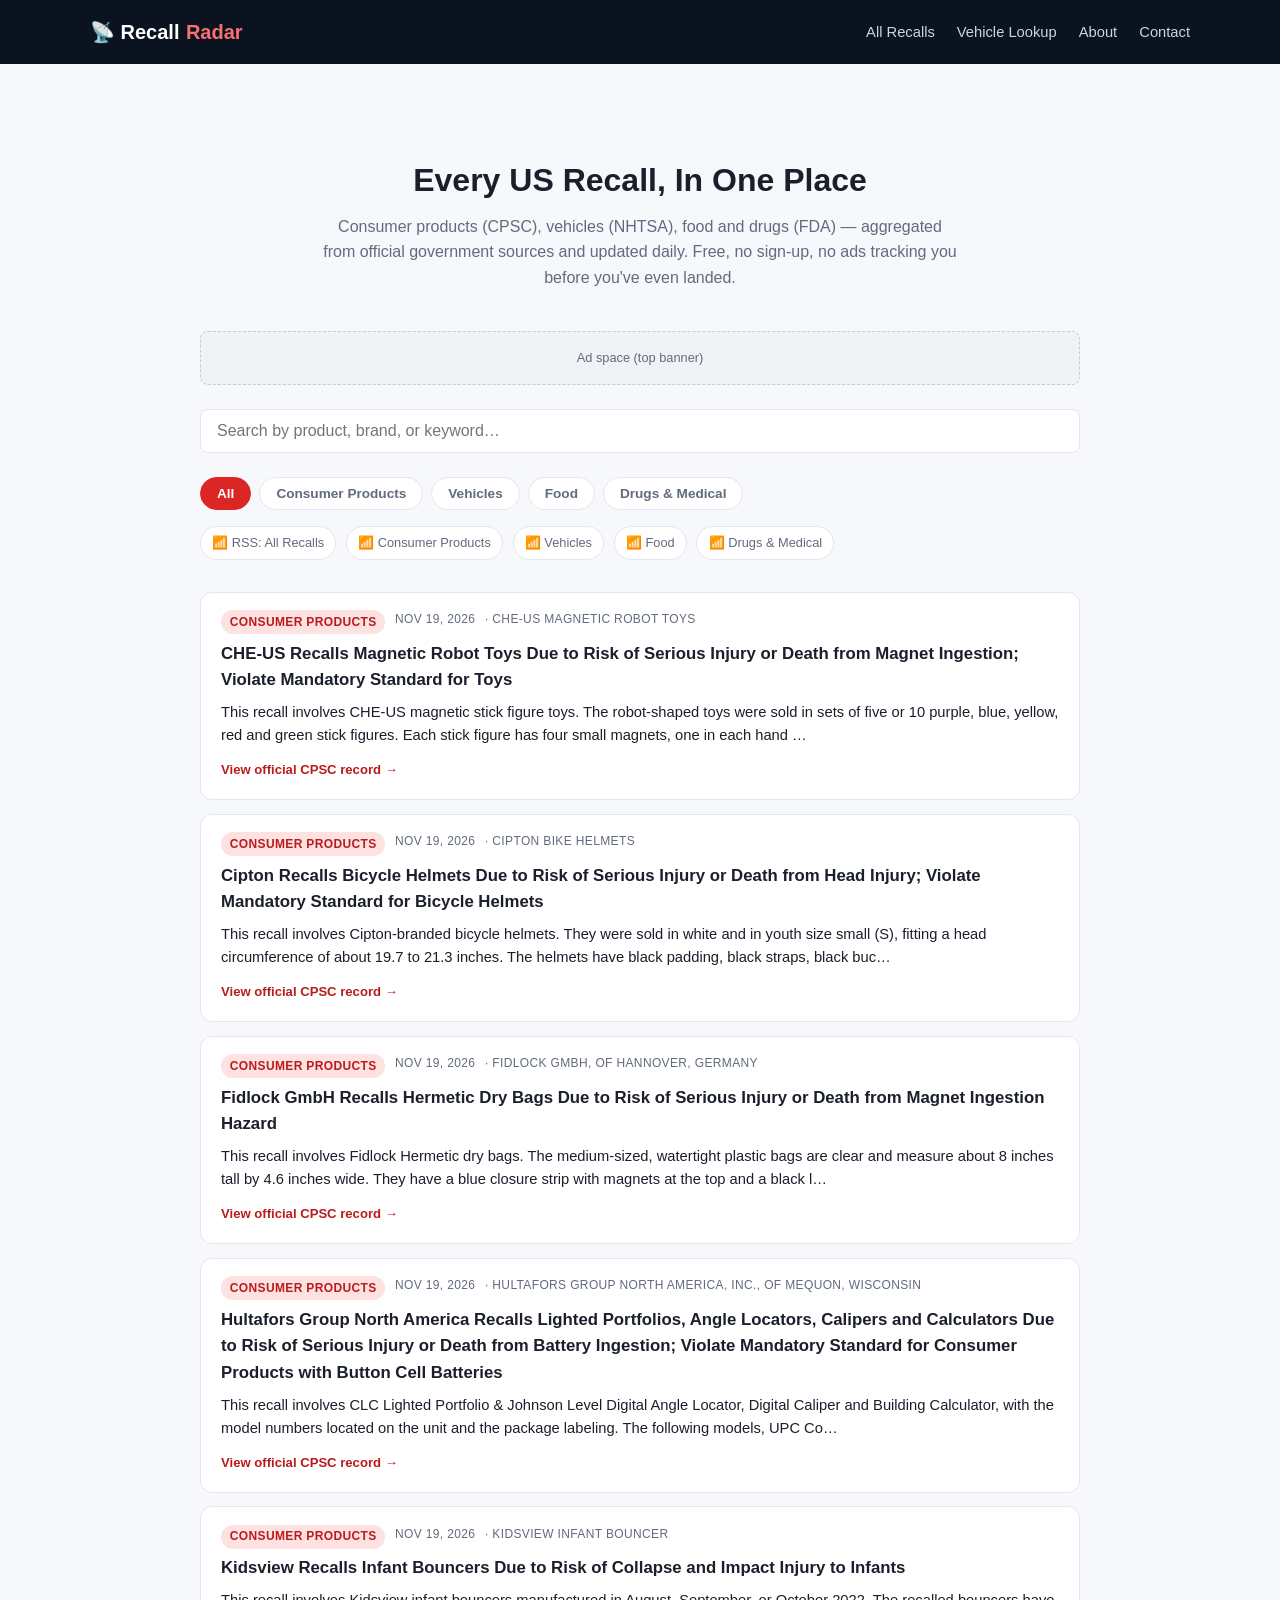
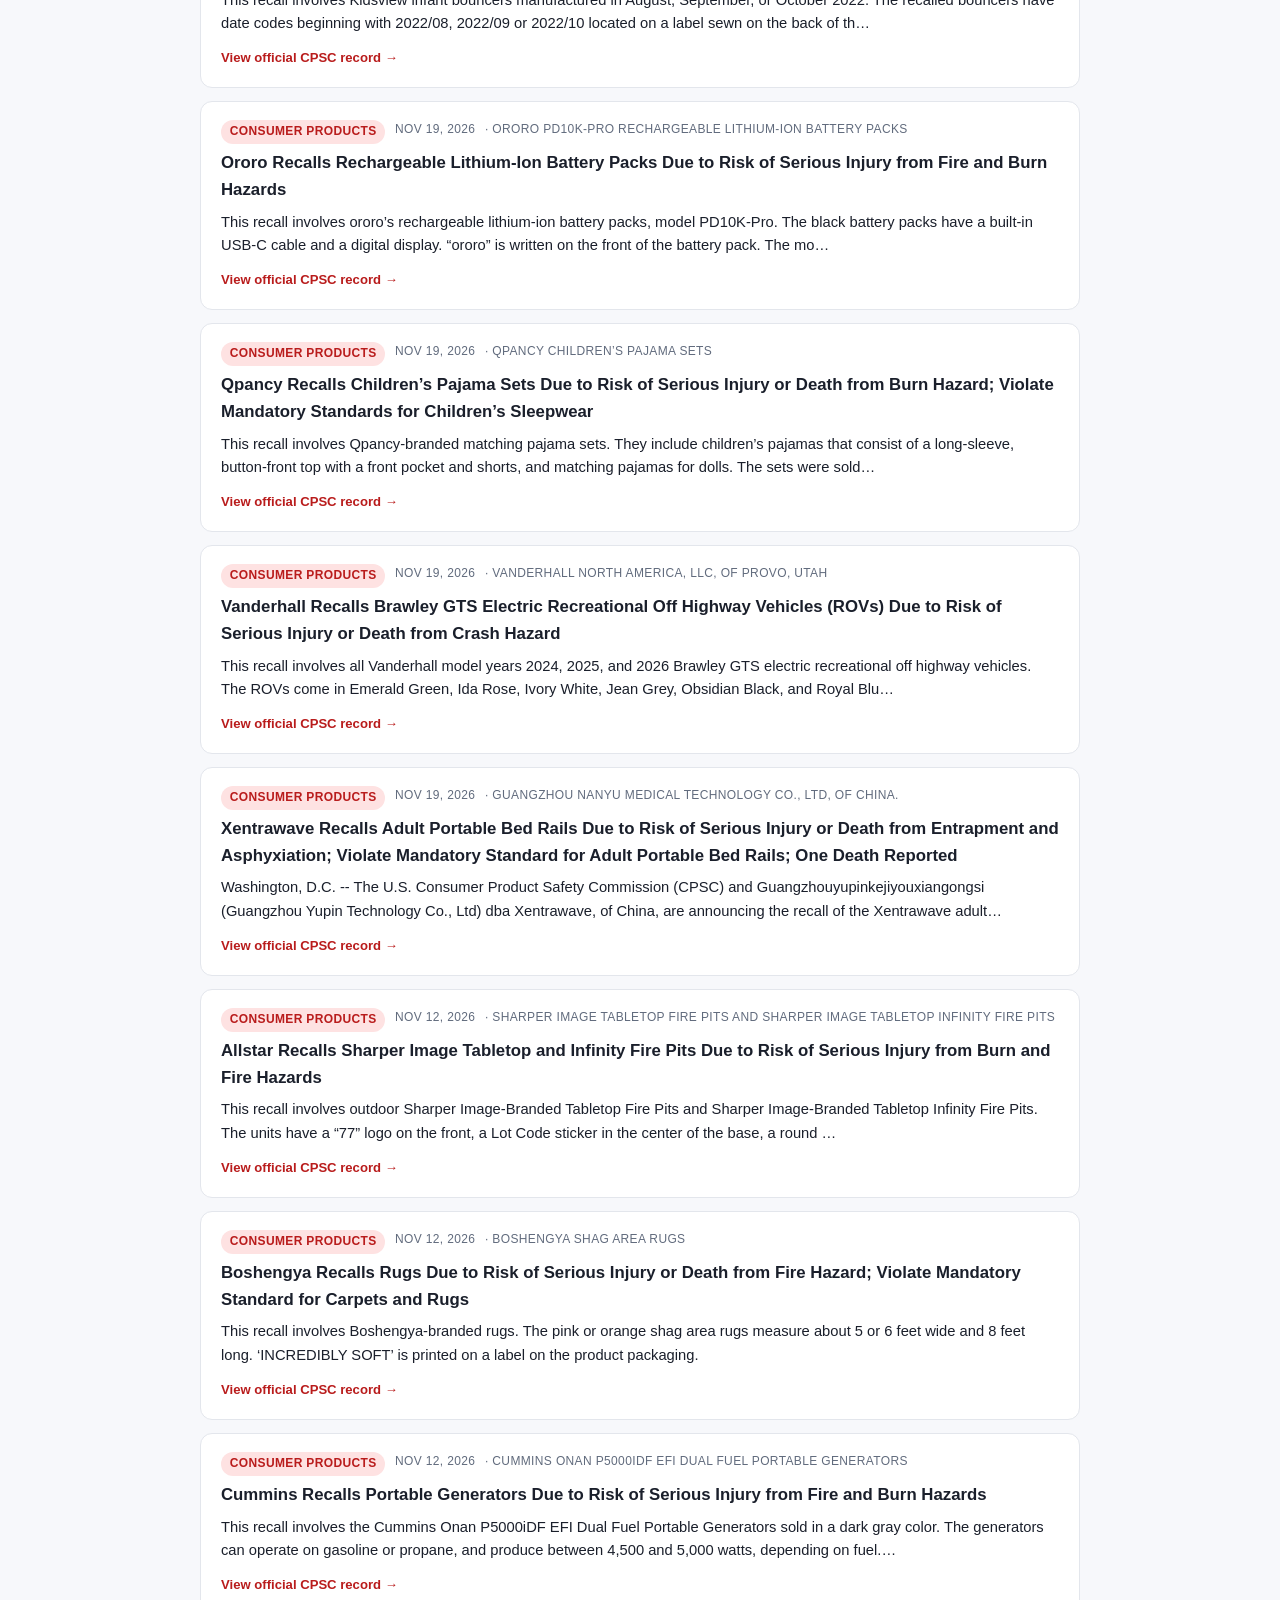
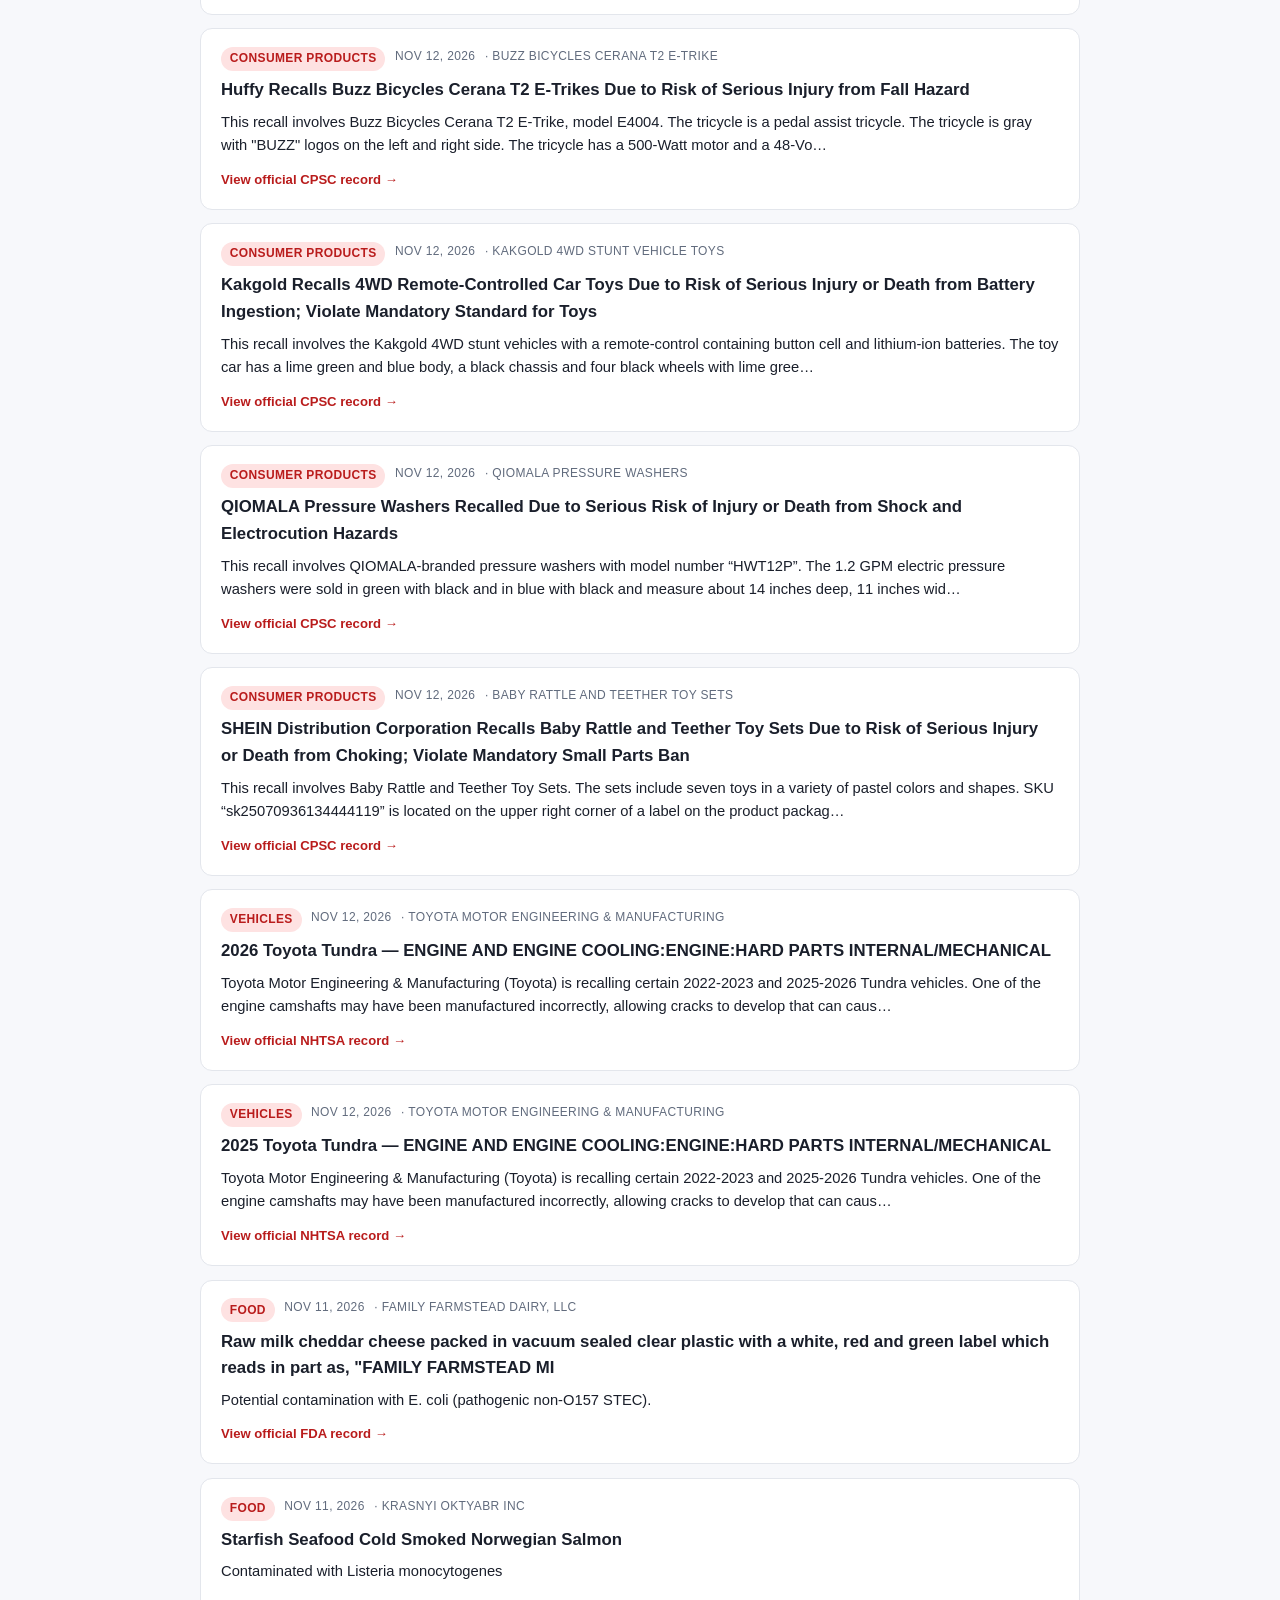
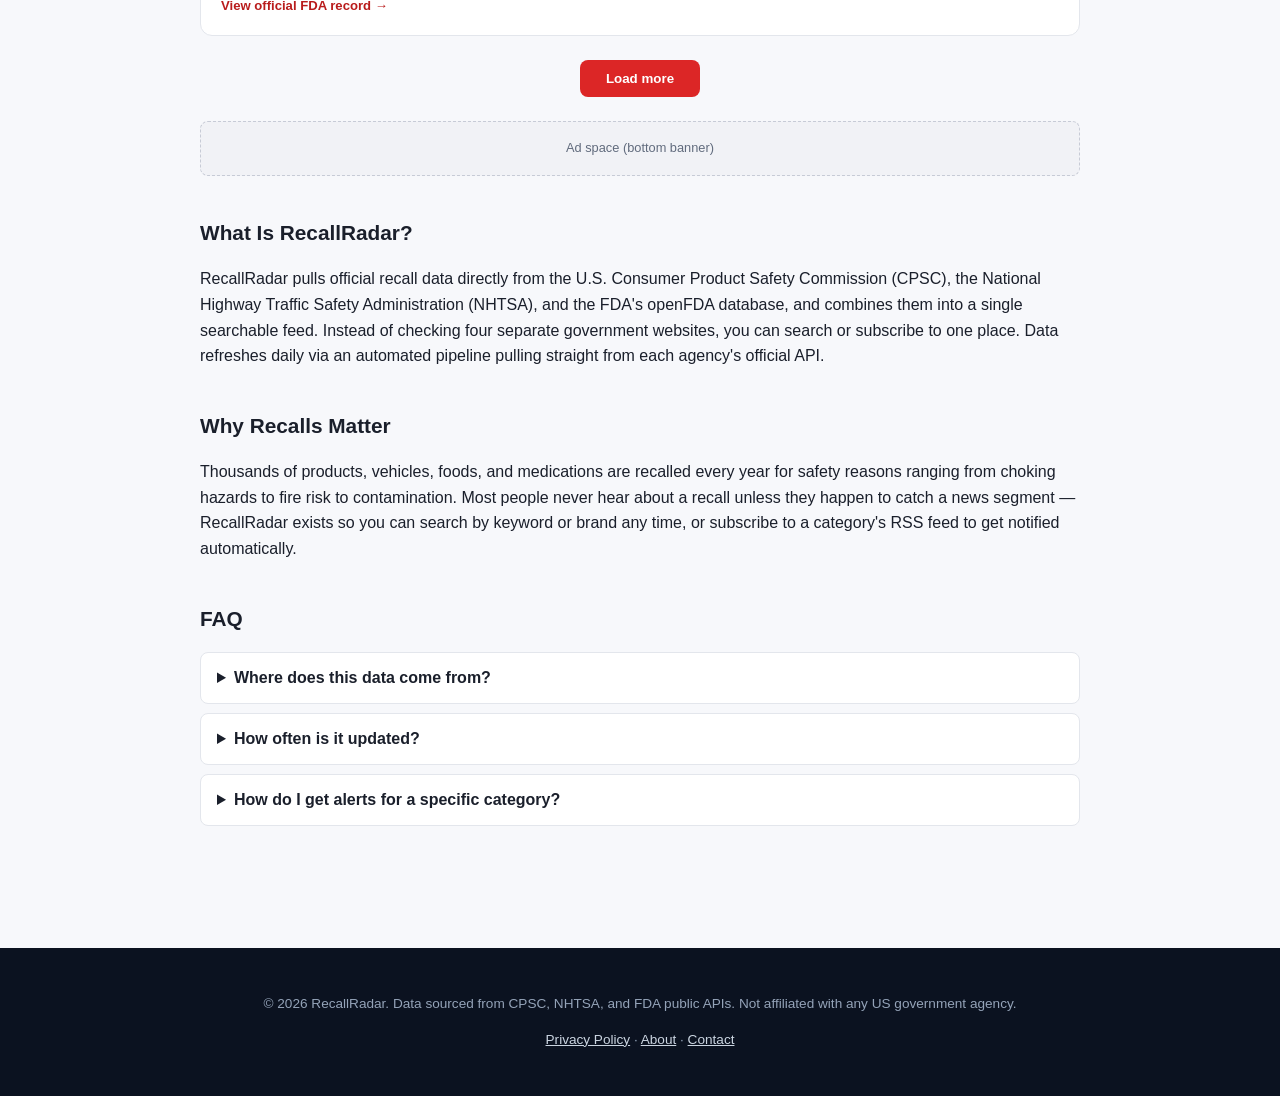
<file: index.html>
<!DOCTYPE html>
<html lang="en">
<head>
<meta charset="UTF-8">
<meta name="viewport" content="width=device-width, initial-scale=1.0">
<title>RecallRadar — All US Product, Vehicle, Food & Drug Recalls in One Place</title>
<meta name="description" content="Search every US government recall — consumer products (CPSC), vehicles (NHTSA), food and drugs (FDA) — in one free, updated-daily feed. No sign-up required.">
<link rel="canonical" href="https://getalysis.github.io/RecallRadar/">
<link rel="stylesheet" href="style.css">
<!-- ADSENSE_HEAD_SLOT -->
</head>
<body>
<header>
  <div class="nav-wrap">
    <a class="logo" href="/RecallRadar/">📡 Recall<span>Radar</span></a>
    <nav>
      <a href="/RecallRadar/">All Recalls</a>
      <a href="/RecallRadar/tools/vehicle-recall-lookup.html">Vehicle Lookup</a>
      <a href="/RecallRadar/about.html">About</a>
      <a href="/RecallRadar/contact.html">Contact</a>
    </nav>
  </div>
</header>

<main>
  <section class="hero">
    <h1>Every US Recall, In One Place</h1>
    <p>Consumer products (CPSC), vehicles (NHTSA), food and drugs (FDA) — aggregated from official government sources and updated daily. Free, no sign-up, no ads tracking you before you've even landed.</p>
  </section>

  <div class="ad-slot">Ad space (top banner)</div>

  <div class="search-bar">
    <input type="text" id="searchBox" placeholder="Search by product, brand, or keyword…">
  </div>
  <div class="tabs" id="tabs">
    <button class="tab active" data-cat="all">All</button>
    <button class="tab" data-cat="consumer-products">Consumer Products</button>
    <button class="tab" data-cat="vehicles">Vehicles</button>
    <button class="tab" data-cat="food">Food</button>
    <button class="tab" data-cat="drugs">Drugs &amp; Medical</button>
  </div>

  <div class="rss-row">
    <a href="/RecallRadar/data/rss-all.xml">📶 RSS: All Recalls</a>
    <a href="/RecallRadar/data/rss-consumer-products.xml">📶 Consumer Products</a>
    <a href="/RecallRadar/data/rss-vehicles.xml">📶 Vehicles</a>
    <a href="/RecallRadar/data/rss-food.xml">📶 Food</a>
    <a href="/RecallRadar/data/rss-drugs.xml">📶 Drugs &amp; Medical</a>
  </div>

  <div id="recallList"></div>
  <button class="load-more" id="loadMoreBtn" style="display:none">Load more</button>
  <div class="empty" id="emptyState" style="display:none">No recalls match your search.</div>

  <div class="ad-slot">Ad space (bottom banner)</div>

  <div class="content">
    <h2>What Is RecallRadar?</h2>
    <p>RecallRadar pulls official recall data directly from the U.S. Consumer Product Safety Commission (CPSC), the National Highway Traffic Safety Administration (NHTSA), and the FDA's openFDA database, and combines them into a single searchable feed. Instead of checking four separate government websites, you can search or subscribe to one place. Data refreshes daily via an automated pipeline pulling straight from each agency's official API.</p>
    <h2>Why Recalls Matter</h2>
    <p>Thousands of products, vehicles, foods, and medications are recalled every year for safety reasons ranging from choking hazards to fire risk to contamination. Most people never hear about a recall unless they happen to catch a news segment — RecallRadar exists so you can search by keyword or brand any time, or subscribe to a category's RSS feed to get notified automatically.</p>
    <div class="faq">
      <h2>FAQ</h2>
      <details><summary>Where does this data come from?</summary><p>Directly from official government sources: CPSC's SaferProducts.gov API, NHTSA's recall API, and the FDA's openFDA API. RecallRadar does not editorialize or add unverified information — it aggregates and re-presents official data.</p></details>
      <details><summary>How often is it updated?</summary><p>Once per day via an automated job that pulls fresh data from each government source.</p></details>
      <details><summary>How do I get alerts for a specific category?</summary><p>Subscribe to any of the RSS feeds linked above in a free reader like Feedly or Inoreader, or connect them to a free IFTTT/Zapier recipe to get an email or push notification whenever a new item is added.</p></details>
    </div>
  </div>
</main>

<footer>
  <p>&copy; 2026 RecallRadar. Data sourced from CPSC, NHTSA, and FDA public APIs. Not affiliated with any US government agency.</p>
  <p><a href="/RecallRadar/privacy-policy.html">Privacy Policy</a> · <a href="/RecallRadar/about.html">About</a> · <a href="/RecallRadar/contact.html">Contact</a></p>
</footer>

<script>
let allRecalls = [];
let activeCat = 'all';
let shown = 0;
const PAGE = 20;

function fmtDate(d){
  if(!d) return '';
  const dt = new Date(d + 'T00:00:00');
  return dt.toLocaleDateString('en-US', {year:'numeric',month:'short',day:'numeric'});
}

function render(reset){
  const q = document.getElementById('searchBox').value.trim().toLowerCase();
  let filtered = allRecalls.filter(r => activeCat === 'all' || r.category === activeCat);
  if(q){
    filtered = filtered.filter(r =>
      (r.title||'').toLowerCase().includes(q) ||
      (r.brand||'').toLowerCase().includes(q) ||
      (r.description||'').toLowerCase().includes(q)
    );
  }
  if(reset) shown = 0;
  const list = document.getElementById('recallList');
  if(shown === 0) list.innerHTML = '';
  const slice = filtered.slice(shown, shown + PAGE);
  slice.forEach(r => {
    const card = document.createElement('div');
    card.className = 'recall-card';
    card.innerHTML = `
      <div class="meta"><span class="badge">${r.categoryLabel}</span><span>${fmtDate(r.date)}</span>${r.brand ? '<span>· '+r.brand+'</span>' : ''}</div>
      <h3>${r.title}</h3>
      <p>${(r.description||'').slice(0,220)}${(r.description||'').length>220?'…':''}</p>
      <a class="src" href="${r.url}" target="_blank" rel="noopener">View official ${r.source} record →</a>
    `;
    list.appendChild(card);
  });
  shown += slice.length;
  document.getElementById('loadMoreBtn').style.display = shown < filtered.length ? 'block' : 'none';
  document.getElementById('emptyState').style.display = filtered.length === 0 ? 'block' : 'none';
}

document.getElementById('tabs').addEventListener('click', e => {
  if(e.target.classList.contains('tab')){
    document.querySelectorAll('.tab').forEach(t => t.classList.remove('active'));
    e.target.classList.add('active');
    activeCat = e.target.dataset.cat;
    render(true);
  }
});
document.getElementById('searchBox').addEventListener('input', () => render(true));
document.getElementById('loadMoreBtn').addEventListener('click', () => render(false));

fetch('data/recalls.json').then(r => r.json()).then(data => {
  allRecalls = data.recalls || [];
  render(true);
}).catch(() => {
  document.getElementById('emptyState').style.display = 'block';
  document.getElementById('emptyState').textContent = 'Could not load recall data.';
});
</script>
</body>
</html>
</file>
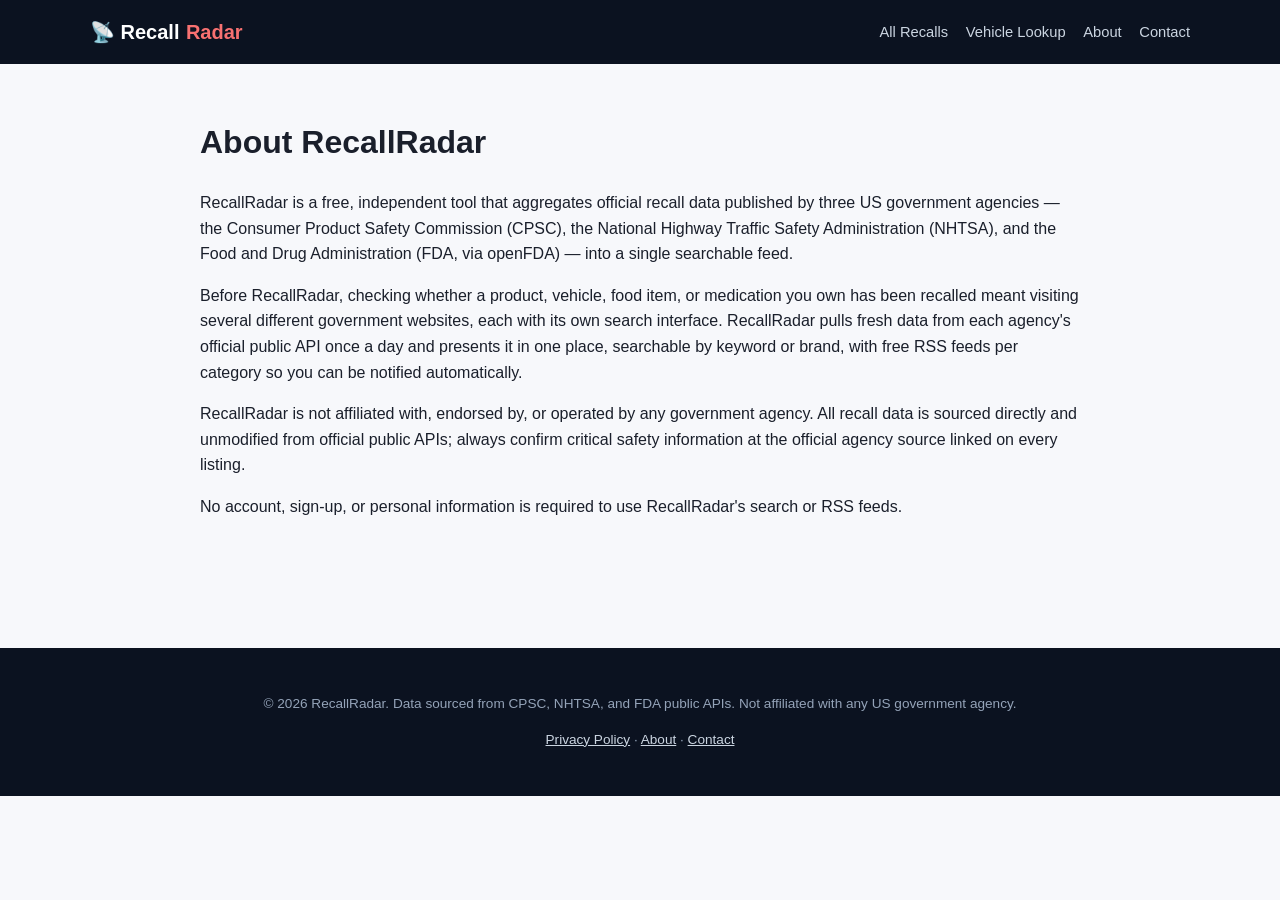
<file: about.html>
<!DOCTYPE html>
<html lang="en">
<head>
<meta charset="UTF-8">
<meta name="viewport" content="width=device-width, initial-scale=1.0">
<title>About RecallRadar</title>
<meta name="description" content="RecallRadar aggregates official US recall data from CPSC, NHTSA, and the FDA into one free, searchable, daily-updated feed.">
<link rel="canonical" href="https://getalysis.github.io/RecallRadar/about.html">
<link rel="stylesheet" href="style.css">
</head>
<body>
<header>
  <div class="nav-wrap">
    <a class="logo" href="/RecallRadar/">📡 Recall<span>Radar</span></a>
    <nav><a href="/RecallRadar/">All Recalls</a><a href="/RecallRadar/tools/vehicle-recall-lookup.html">Vehicle Lookup</a><a href="/RecallRadar/about.html">About</a><a href="/RecallRadar/contact.html">Contact</a></nav>
  </div>
</header>
<main>
  <h1>About RecallRadar</h1>
  <div class="content">
    <p>RecallRadar is a free, independent tool that aggregates official recall data published by three US government agencies — the Consumer Product Safety Commission (CPSC), the National Highway Traffic Safety Administration (NHTSA), and the Food and Drug Administration (FDA, via openFDA) — into a single searchable feed.</p>
    <p>Before RecallRadar, checking whether a product, vehicle, food item, or medication you own has been recalled meant visiting several different government websites, each with its own search interface. RecallRadar pulls fresh data from each agency's official public API once a day and presents it in one place, searchable by keyword or brand, with free RSS feeds per category so you can be notified automatically.</p>
    <p>RecallRadar is not affiliated with, endorsed by, or operated by any government agency. All recall data is sourced directly and unmodified from official public APIs; always confirm critical safety information at the official agency source linked on every listing.</p>
    <p>No account, sign-up, or personal information is required to use RecallRadar's search or RSS feeds.</p>
  </div>
</main>
<footer>
  <p>&copy; 2026 RecallRadar. Data sourced from CPSC, NHTSA, and FDA public APIs. Not affiliated with any US government agency.</p>
  <p><a href="/RecallRadar/privacy-policy.html">Privacy Policy</a> · <a href="/RecallRadar/about.html">About</a> · <a href="/RecallRadar/contact.html">Contact</a></p>
</footer>
</body>
</html>
</file>
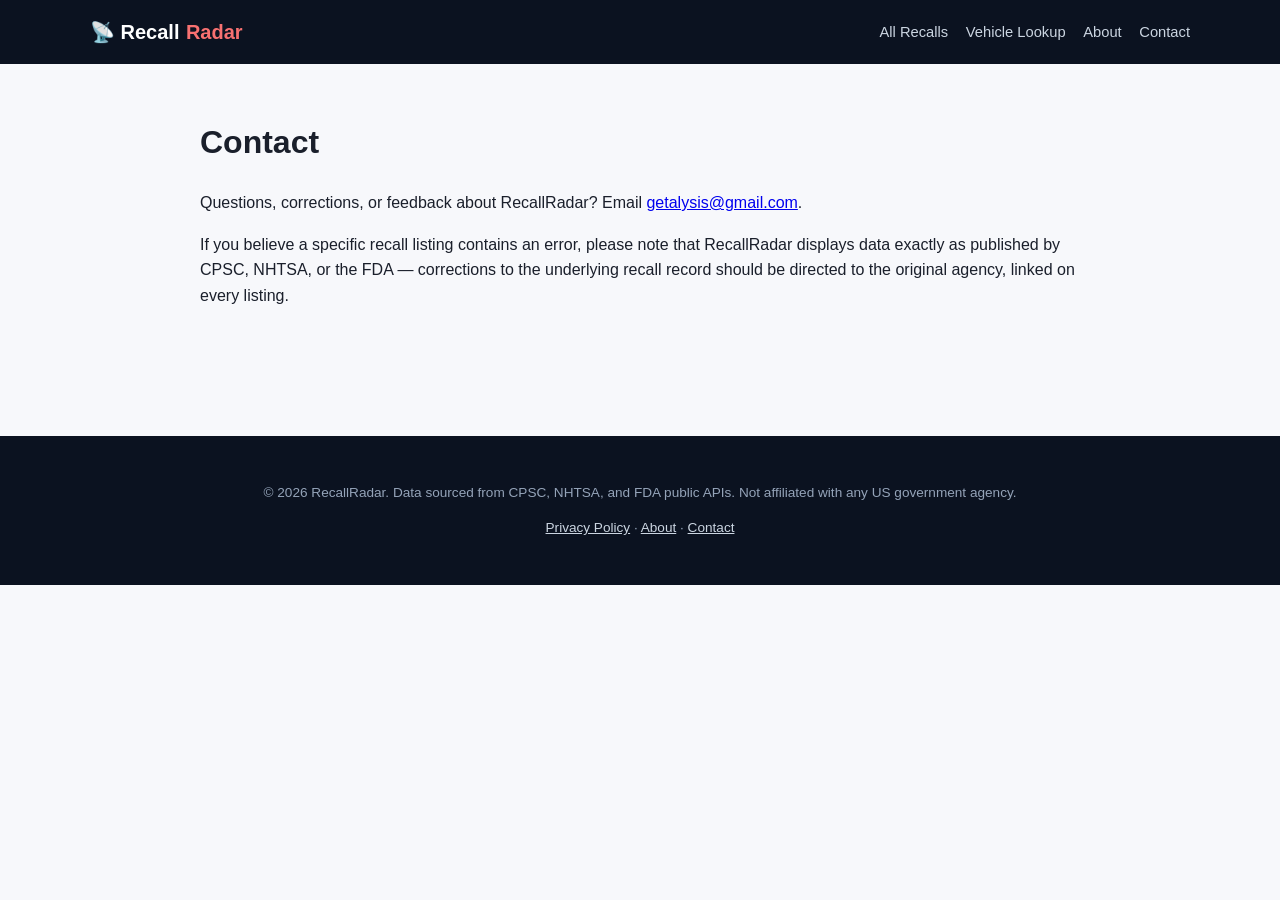
<file: contact.html>
<!DOCTYPE html>
<html lang="en">
<head>
<meta charset="UTF-8">
<meta name="viewport" content="width=device-width, initial-scale=1.0">
<title>Contact RecallRadar</title>
<meta name="description" content="Contact RecallRadar with questions, corrections, or feedback.">
<link rel="canonical" href="https://getalysis.github.io/RecallRadar/contact.html">
<link rel="stylesheet" href="style.css">
</head>
<body>
<header>
  <div class="nav-wrap">
    <a class="logo" href="/RecallRadar/">📡 Recall<span>Radar</span></a>
    <nav><a href="/RecallRadar/">All Recalls</a><a href="/RecallRadar/tools/vehicle-recall-lookup.html">Vehicle Lookup</a><a href="/RecallRadar/about.html">About</a><a href="/RecallRadar/contact.html">Contact</a></nav>
  </div>
</header>
<main>
  <h1>Contact</h1>
  <div class="content">
    <p>Questions, corrections, or feedback about RecallRadar? Email <a href="mailto:getalysis@gmail.com">getalysis@gmail.com</a>.</p>
    <p>If you believe a specific recall listing contains an error, please note that RecallRadar displays data exactly as published by CPSC, NHTSA, or the FDA — corrections to the underlying recall record should be directed to the original agency, linked on every listing.</p>
  </div>
</main>
<footer>
  <p>&copy; 2026 RecallRadar. Data sourced from CPSC, NHTSA, and FDA public APIs. Not affiliated with any US government agency.</p>
  <p><a href="/RecallRadar/privacy-policy.html">Privacy Policy</a> · <a href="/RecallRadar/about.html">About</a> · <a href="/RecallRadar/contact.html">Contact</a></p>
</footer>
</body>
</html>
</file>
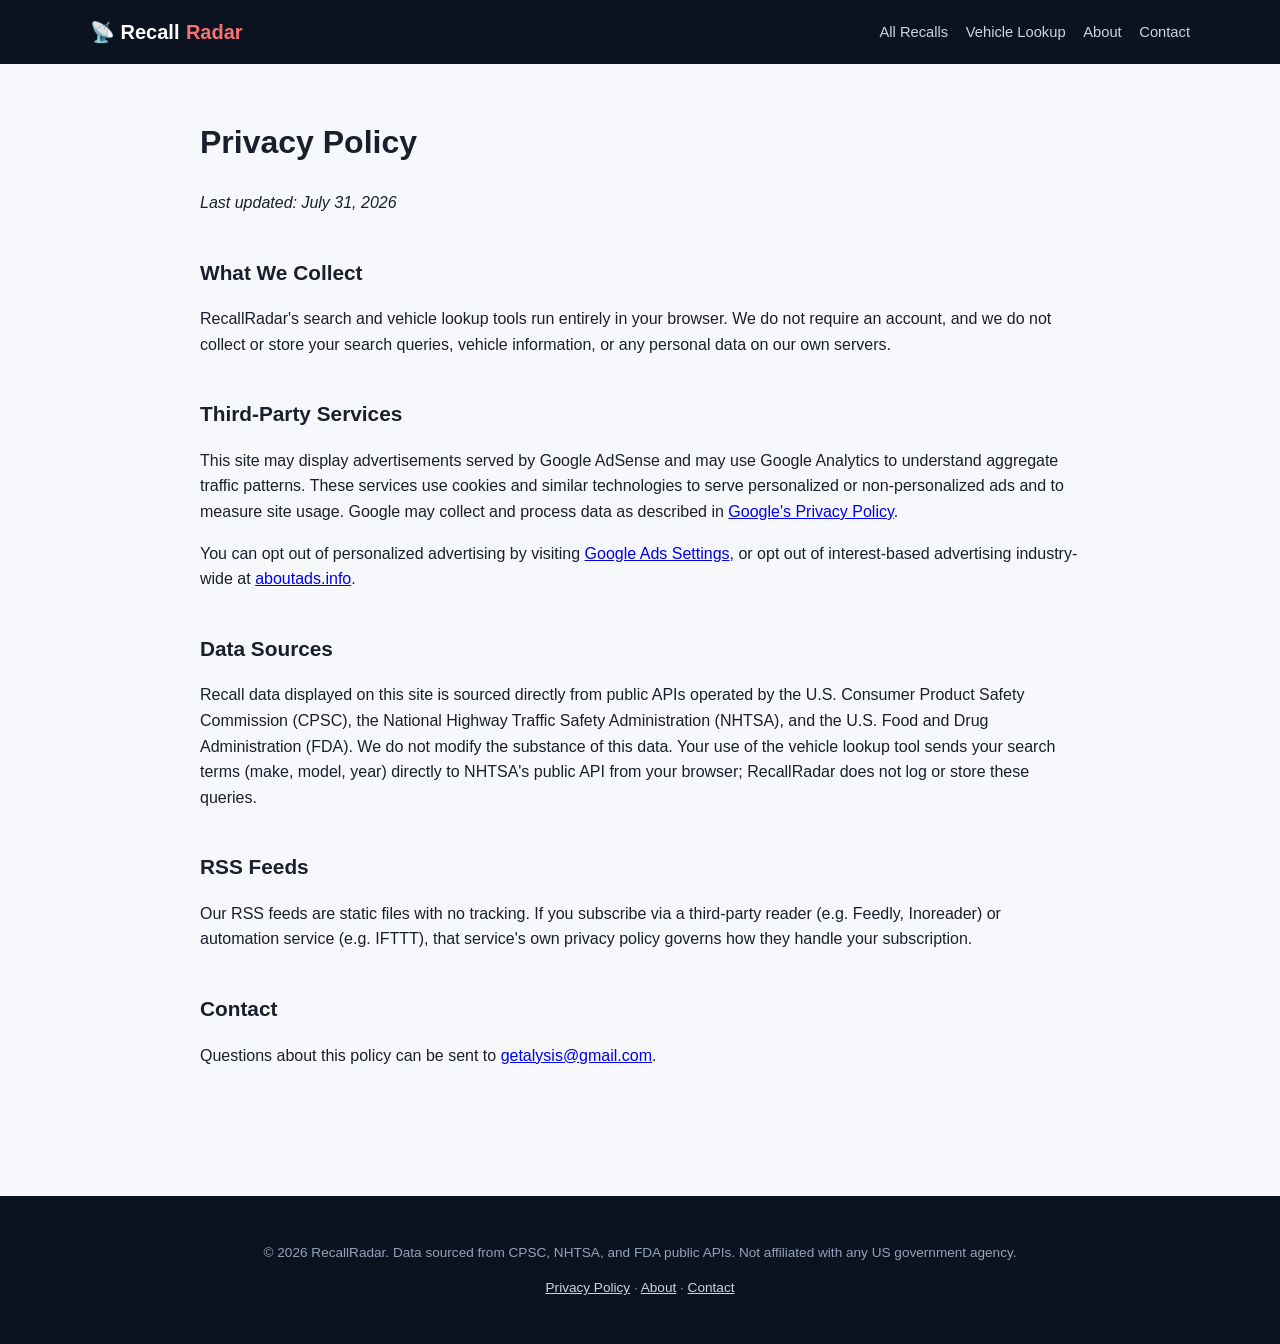
<file: privacy-policy.html>
<!DOCTYPE html>
<html lang="en">
<head>
<meta charset="UTF-8">
<meta name="viewport" content="width=device-width, initial-scale=1.0">
<title>Privacy Policy | RecallRadar</title>
<meta name="description" content="RecallRadar privacy policy: what data is and isn't collected, and how third-party ad/analytics services use cookies.">
<link rel="canonical" href="https://getalysis.github.io/RecallRadar/privacy-policy.html">
<link rel="stylesheet" href="style.css">
</head>
<body>
<header>
  <div class="nav-wrap">
    <a class="logo" href="/RecallRadar/">📡 Recall<span>Radar</span></a>
    <nav><a href="/RecallRadar/">All Recalls</a><a href="/RecallRadar/tools/vehicle-recall-lookup.html">Vehicle Lookup</a><a href="/RecallRadar/about.html">About</a><a href="/RecallRadar/contact.html">Contact</a></nav>
  </div>
</header>
<main>
  <h1>Privacy Policy</h1>
  <p><em>Last updated: July 31, 2026</em></p>
  <div class="content">
    <h2>What We Collect</h2>
    <p>RecallRadar's search and vehicle lookup tools run entirely in your browser. We do not require an account, and we do not collect or store your search queries, vehicle information, or any personal data on our own servers.</p>

    <h2>Third-Party Services</h2>
    <p>This site may display advertisements served by Google AdSense and may use Google Analytics to understand aggregate traffic patterns. These services use cookies and similar technologies to serve personalized or non-personalized ads and to measure site usage. Google may collect and process data as described in <a href="https://policies.google.com/privacy" target="_blank" rel="noopener">Google's Privacy Policy</a>.</p>
    <p>You can opt out of personalized advertising by visiting <a href="https://adssettings.google.com" target="_blank" rel="noopener">Google Ads Settings</a>, or opt out of interest-based advertising industry-wide at <a href="https://optout.aboutads.info" target="_blank" rel="noopener">aboutads.info</a>.</p>

    <h2>Data Sources</h2>
    <p>Recall data displayed on this site is sourced directly from public APIs operated by the U.S. Consumer Product Safety Commission (CPSC), the National Highway Traffic Safety Administration (NHTSA), and the U.S. Food and Drug Administration (FDA). We do not modify the substance of this data. Your use of the vehicle lookup tool sends your search terms (make, model, year) directly to NHTSA's public API from your browser; RecallRadar does not log or store these queries.</p>

    <h2>RSS Feeds</h2>
    <p>Our RSS feeds are static files with no tracking. If you subscribe via a third-party reader (e.g. Feedly, Inoreader) or automation service (e.g. IFTTT), that service's own privacy policy governs how they handle your subscription.</p>

    <h2>Contact</h2>
    <p>Questions about this policy can be sent to <a href="mailto:getalysis@gmail.com">getalysis@gmail.com</a>.</p>
  </div>
</main>
<footer>
  <p>&copy; 2026 RecallRadar. Data sourced from CPSC, NHTSA, and FDA public APIs. Not affiliated with any US government agency.</p>
  <p><a href="/RecallRadar/privacy-policy.html">Privacy Policy</a> · <a href="/RecallRadar/about.html">About</a> · <a href="/RecallRadar/contact.html">Contact</a></p>
</footer>
</body>
</html>
</file>
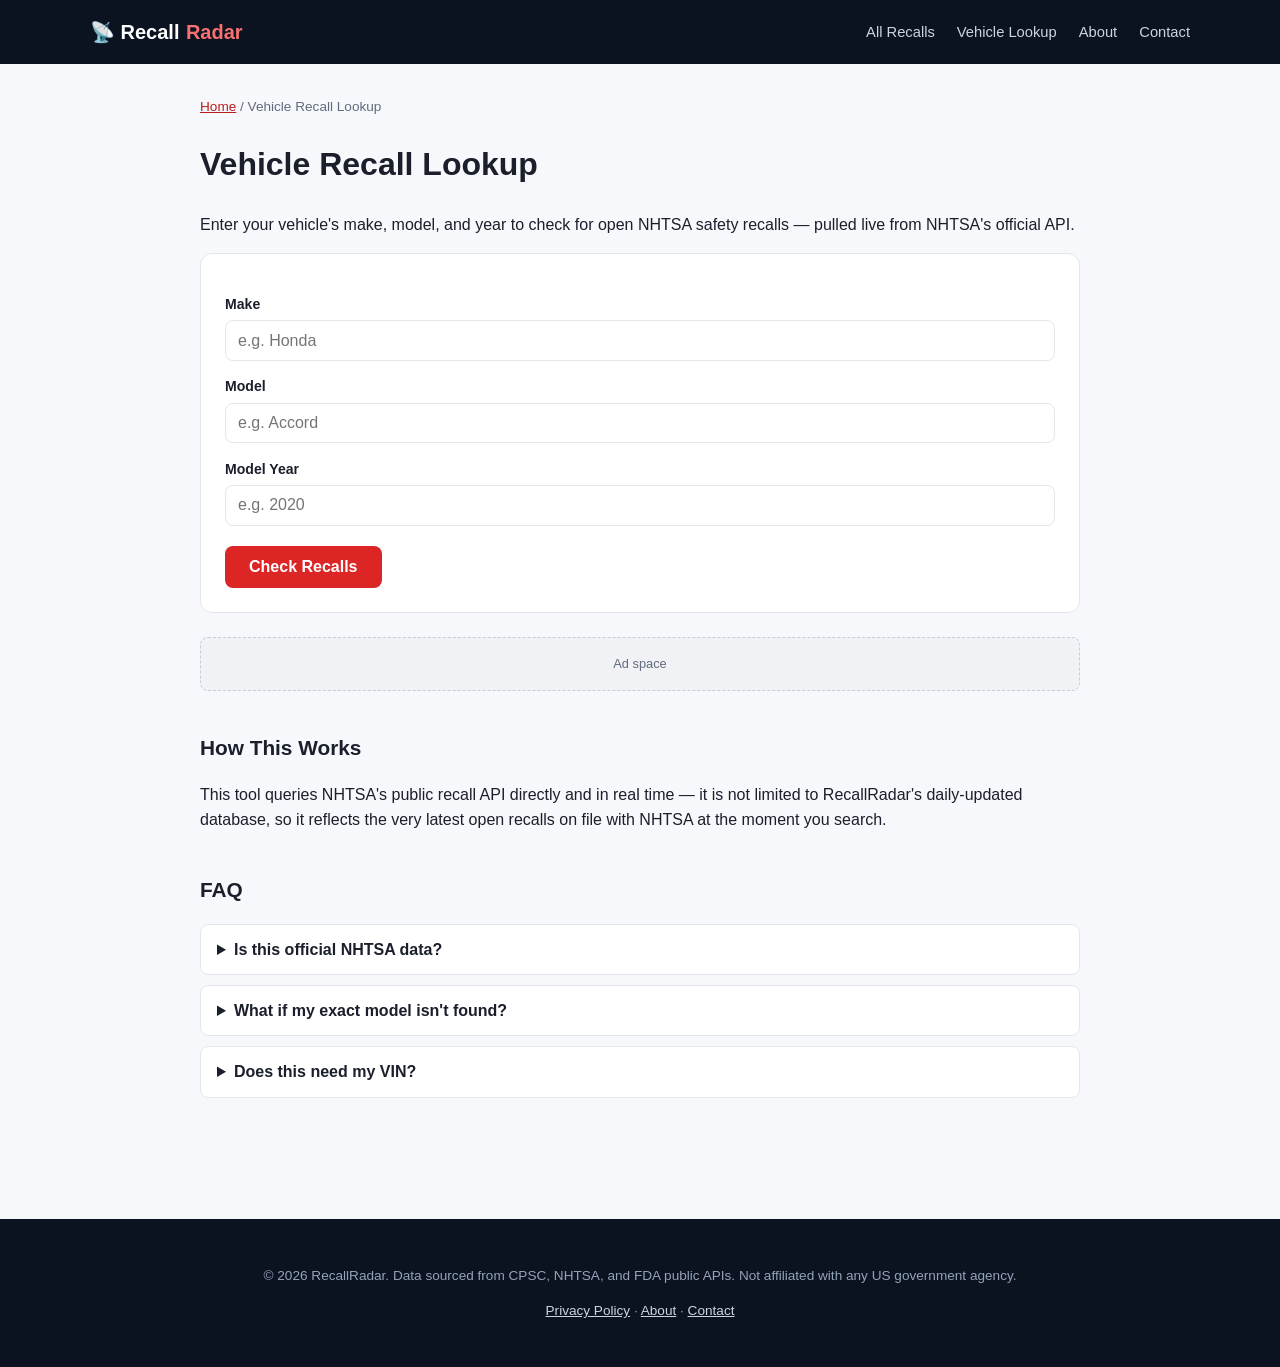
<file: tools/vehicle-recall-lookup.html>
<!DOCTYPE html>
<html lang="en">
<head>
<meta charset="UTF-8">
<meta name="viewport" content="width=device-width, initial-scale=1.0">
<title>Vehicle Recall Lookup by Make, Model & Year | RecallRadar</title>
<meta name="description" content="Free vehicle recall lookup. Check open NHTSA recalls for any car by make, model, and year — pulled live from official NHTSA data.">
<link rel="canonical" href="https://getalysis.github.io/RecallRadar/tools/vehicle-recall-lookup.html">
<link rel="stylesheet" href="../style.css">
</head>
<body>
<header>
  <div class="nav-wrap">
    <a class="logo" href="/RecallRadar/">📡 Recall<span>Radar</span></a>
    <nav>
      <a href="/RecallRadar/">All Recalls</a>
      <a href="/RecallRadar/tools/vehicle-recall-lookup.html">Vehicle Lookup</a>
      <a href="/RecallRadar/about.html">About</a>
      <a href="/RecallRadar/contact.html">Contact</a>
    </nav>
  </div>
</header>
<main>
  <div class="breadcrumb"><a href="/RecallRadar/">Home</a> / Vehicle Recall Lookup</div>
  <h1>Vehicle Recall Lookup</h1>
  <p>Enter your vehicle's make, model, and year to check for open NHTSA safety recalls — pulled live from NHTSA's official API.</p>

  <div class="calc-card">
    <label for="make">Make</label>
    <input type="text" id="make" placeholder="e.g. Honda">
    <label for="model">Model</label>
    <input type="text" id="model" placeholder="e.g. Accord">
    <label for="year">Model Year</label>
    <input type="number" id="year" placeholder="e.g. 2020" min="1990" max="2027">
    <button class="primary" onclick="lookupRecalls()">Check Recalls</button>
  </div>

  <div id="lookupResults"></div>

  <div class="ad-slot">Ad space</div>

  <div class="content">
    <h2>How This Works</h2>
    <p>This tool queries NHTSA's public recall API directly and in real time — it is not limited to RecallRadar's daily-updated database, so it reflects the very latest open recalls on file with NHTSA at the moment you search.</p>
    <div class="faq">
      <h2>FAQ</h2>
      <details><summary>Is this official NHTSA data?</summary><p>Yes — results come directly from NHTSA's public recalls API in real time. RecallRadar does not modify or filter the results.</p></details>
      <details><summary>What if my exact model isn't found?</summary><p>Try the closest official model name (e.g. "F-150" instead of "F150", "3 Series" instead of "328i"). NHTSA indexes recalls by model family, not by trim.</p></details>
      <details><summary>Does this need my VIN?</summary><p>No — this lookup uses make/model/year only. A VIN-specific check can catch recalls tied to a specific manufacturing batch and is available directly at nhtsa.gov/recalls.</p></details>
    </div>
  </div>
</main>
<footer>
  <p>&copy; 2026 RecallRadar. Data sourced from CPSC, NHTSA, and FDA public APIs. Not affiliated with any US government agency.</p>
  <p><a href="/RecallRadar/privacy-policy.html">Privacy Policy</a> · <a href="/RecallRadar/about.html">About</a> · <a href="/RecallRadar/contact.html">Contact</a></p>
</footer>
<script>
async function lookupRecalls(){
  const make = document.getElementById('make').value.trim();
  const model = document.getElementById('model').value.trim();
  const year = document.getElementById('year').value.trim();
  const out = document.getElementById('lookupResults');
  if(!make || !model || !year){
    out.innerHTML = '<div class="empty">Please fill in make, model, and year.</div>';
    return;
  }
  out.innerHTML = '<div class="empty">Searching…</div>';
  try{
    const url = `https://api.nhtsa.gov/recalls/recallsByVehicle?make=${encodeURIComponent(make)}&model=${encodeURIComponent(model)}&modelYear=${encodeURIComponent(year)}`;
    const res = await fetch(url);
    const data = await res.json();
    const results = data.results || [];
    if(results.length === 0){
      out.innerHTML = '<div class="empty">No open recalls found for this vehicle, or the make/model spelling doesn\'t match NHTSA\'s records exactly. Double-check spelling or try nhtsa.gov/recalls directly.</div>';
      return;
    }
    out.innerHTML = results.map(r => `
      <div class="recall-card">
        <div class="meta"><span class="badge">${r.Component || 'Recall'}</span><span>${r.ReportReceivedDate || ''}</span></div>
        <h3>${r.Manufacturer || make} — Campaign ${r.NHTSACampaignNumber}</h3>
        <p>${r.Summary || ''}</p>
        <p><strong>Remedy:</strong> ${r.Remedy || 'See official record.'}</p>
        <a class="src" href="https://www.nhtsa.gov/recalls?nhtsaId=${r.NHTSACampaignNumber}" target="_blank" rel="noopener">View official NHTSA record →</a>
      </div>
    `).join('');
  }catch(e){
    out.innerHTML = '<div class="empty">Lookup failed — NHTSA\'s service may be temporarily unavailable. Try again shortly.</div>';
  }
}
</script>
</body>
</html>
</file>
<file: style.css>
:root{
  --bg:#0b1220;
  --bg-light:#f7f8fb;
  --card:#ffffff;
  --accent:#dc2626;
  --accent-dark:#b91c1c;
  --text:#1a1f2b;
  --muted:#616b7d;
  --border:#e3e6ec;
  --radius:12px;
}
*{box-sizing:border-box}
body{
  margin:0;
  font-family:-apple-system,BlinkMacSystemFont,"Segoe UI",Roboto,Helvetica,Arial,sans-serif;
  background:var(--bg-light);
  color:var(--text);
  line-height:1.6;
}
header{background:var(--bg);color:#fff;padding:1rem 1.5rem}
.nav-wrap{max-width:1100px;margin:0 auto;display:flex;align-items:center;justify-content:space-between;flex-wrap:wrap;gap:.75rem}
.logo{font-weight:800;font-size:1.25rem;color:#fff;text-decoration:none;display:flex;align-items:center;gap:.4rem}
.logo span{color:#f87171}
nav a{color:#cbd5e1;text-decoration:none;margin-left:1.1rem;font-size:.92rem}
nav a:hover{color:#fff}
main{max-width:920px;margin:0 auto;padding:2rem 1.25rem 4rem}
.hero{text-align:center;padding:2rem 1rem 1rem}
.hero h1{font-size:2rem;margin-bottom:.5rem}
.hero p{color:var(--muted);max-width:640px;margin:0 auto}
.search-bar{display:flex;gap:.6rem;margin:1.5rem 0;flex-wrap:wrap}
.search-bar input[type=text]{flex:1;min-width:200px;padding:.75rem 1rem;border:1px solid var(--border);border-radius:8px;font-size:1rem}
.tabs{display:flex;gap:.5rem;flex-wrap:wrap;margin-bottom:1rem}
.tab{padding:.5rem 1rem;border-radius:999px;border:1px solid var(--border);background:#fff;cursor:pointer;font-size:.85rem;font-weight:600;color:var(--muted)}
.tab.active{background:var(--accent);border-color:var(--accent);color:#fff}
.recall-card{background:var(--card);border:1px solid var(--border);border-radius:var(--radius);padding:1.1rem 1.25rem;margin-bottom:.85rem}
.recall-card .meta{display:flex;gap:.6rem;flex-wrap:wrap;font-size:.75rem;color:var(--muted);margin-bottom:.4rem;text-transform:uppercase;letter-spacing:.03em}
.badge{background:#fee2e2;color:var(--accent-dark);padding:.15rem .55rem;border-radius:999px;font-weight:700}
.recall-card h3{margin:.2rem 0 .4rem;font-size:1.05rem}
.recall-card p{margin:0 0 .5rem;color:var(--text);font-size:.92rem}
.recall-card a.src{font-size:.82rem;font-weight:600;color:var(--accent-dark);text-decoration:none}
.load-more{display:block;margin:1.5rem auto;padding:.7rem 1.6rem;background:var(--accent);color:#fff;border:none;border-radius:8px;font-weight:600;cursor:pointer}
.load-more:hover{background:var(--accent-dark)}
.rss-row{display:flex;gap:.6rem;flex-wrap:wrap;margin:1rem 0 2rem}
.rss-row a{font-size:.8rem;color:var(--muted);text-decoration:none;border:1px solid var(--border);padding:.35rem .7rem;border-radius:999px;background:#fff}
.rss-row a:hover{color:var(--accent-dark);border-color:var(--accent)}
.ad-slot{background:#f1f2f6;border:1px dashed #c7cbd6;border-radius:8px;padding:1rem;text-align:center;color:var(--muted);font-size:.8rem;margin:1.5rem 0}
.calc-card{background:var(--card);border:1px solid var(--border);border-radius:var(--radius);padding:1.5rem;margin-bottom:1.5rem}
label{display:block;font-weight:600;font-size:.88rem;margin:.9rem 0 .3rem}
input,select{width:100%;padding:.65rem .75rem;border:1px solid var(--border);border-radius:8px;font-size:1rem;background:#fff;color:var(--text)}
button.primary{margin-top:1.25rem;background:var(--accent);color:#fff;border:none;padding:.75rem 1.5rem;border-radius:8px;font-size:1rem;font-weight:700;cursor:pointer}
button.primary:hover{background:var(--accent-dark)}
.content h2{margin-top:2.5rem;font-size:1.3rem}
.faq details{border:1px solid var(--border);border-radius:8px;padding:.75rem 1rem;margin-bottom:.6rem;background:#fff}
.faq summary{font-weight:600;cursor:pointer}
.empty{text-align:center;color:var(--muted);padding:2rem}
footer{background:var(--bg);color:#94a3b8;text-align:center;padding:2rem 1rem;font-size:.85rem;margin-top:3rem}
footer a{color:#cbd5e1}
.breadcrumb{font-size:.85rem;color:var(--muted);margin-bottom:1rem}
.breadcrumb a{color:var(--accent-dark)}
</file>
